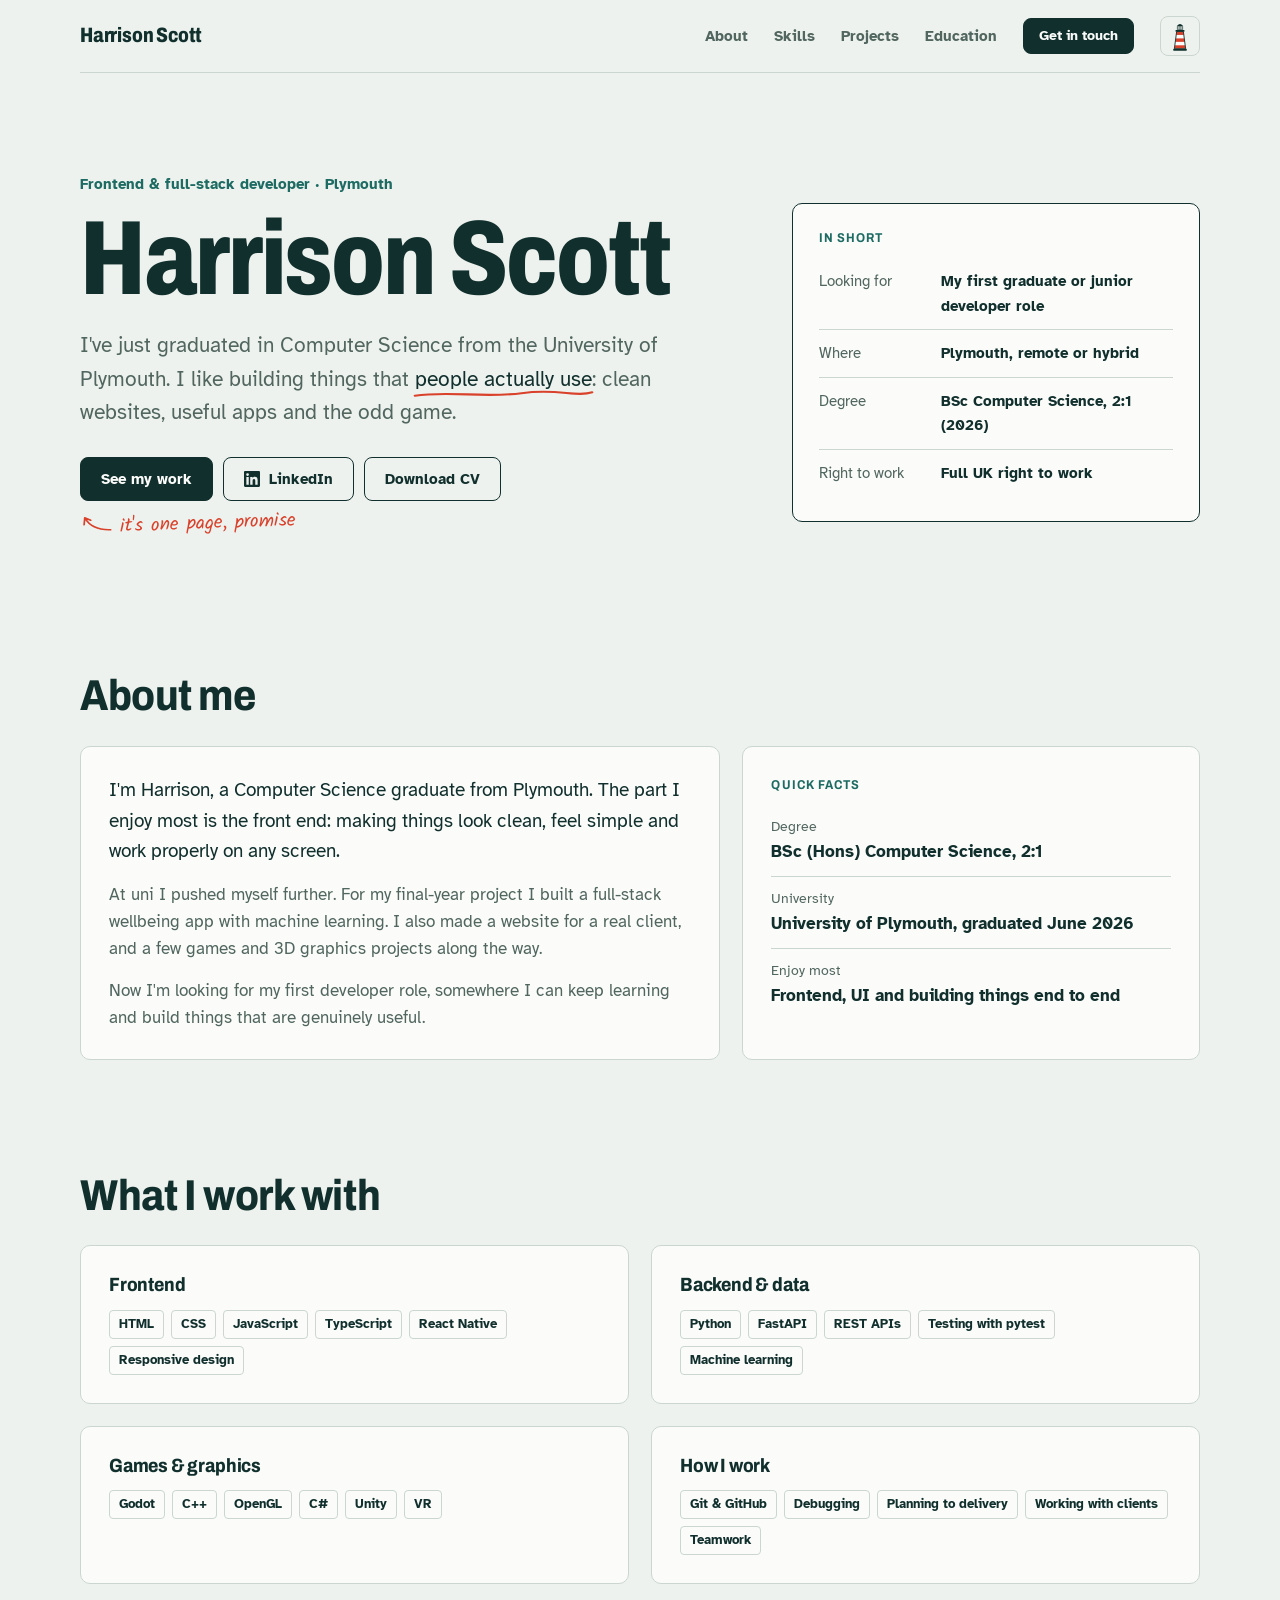
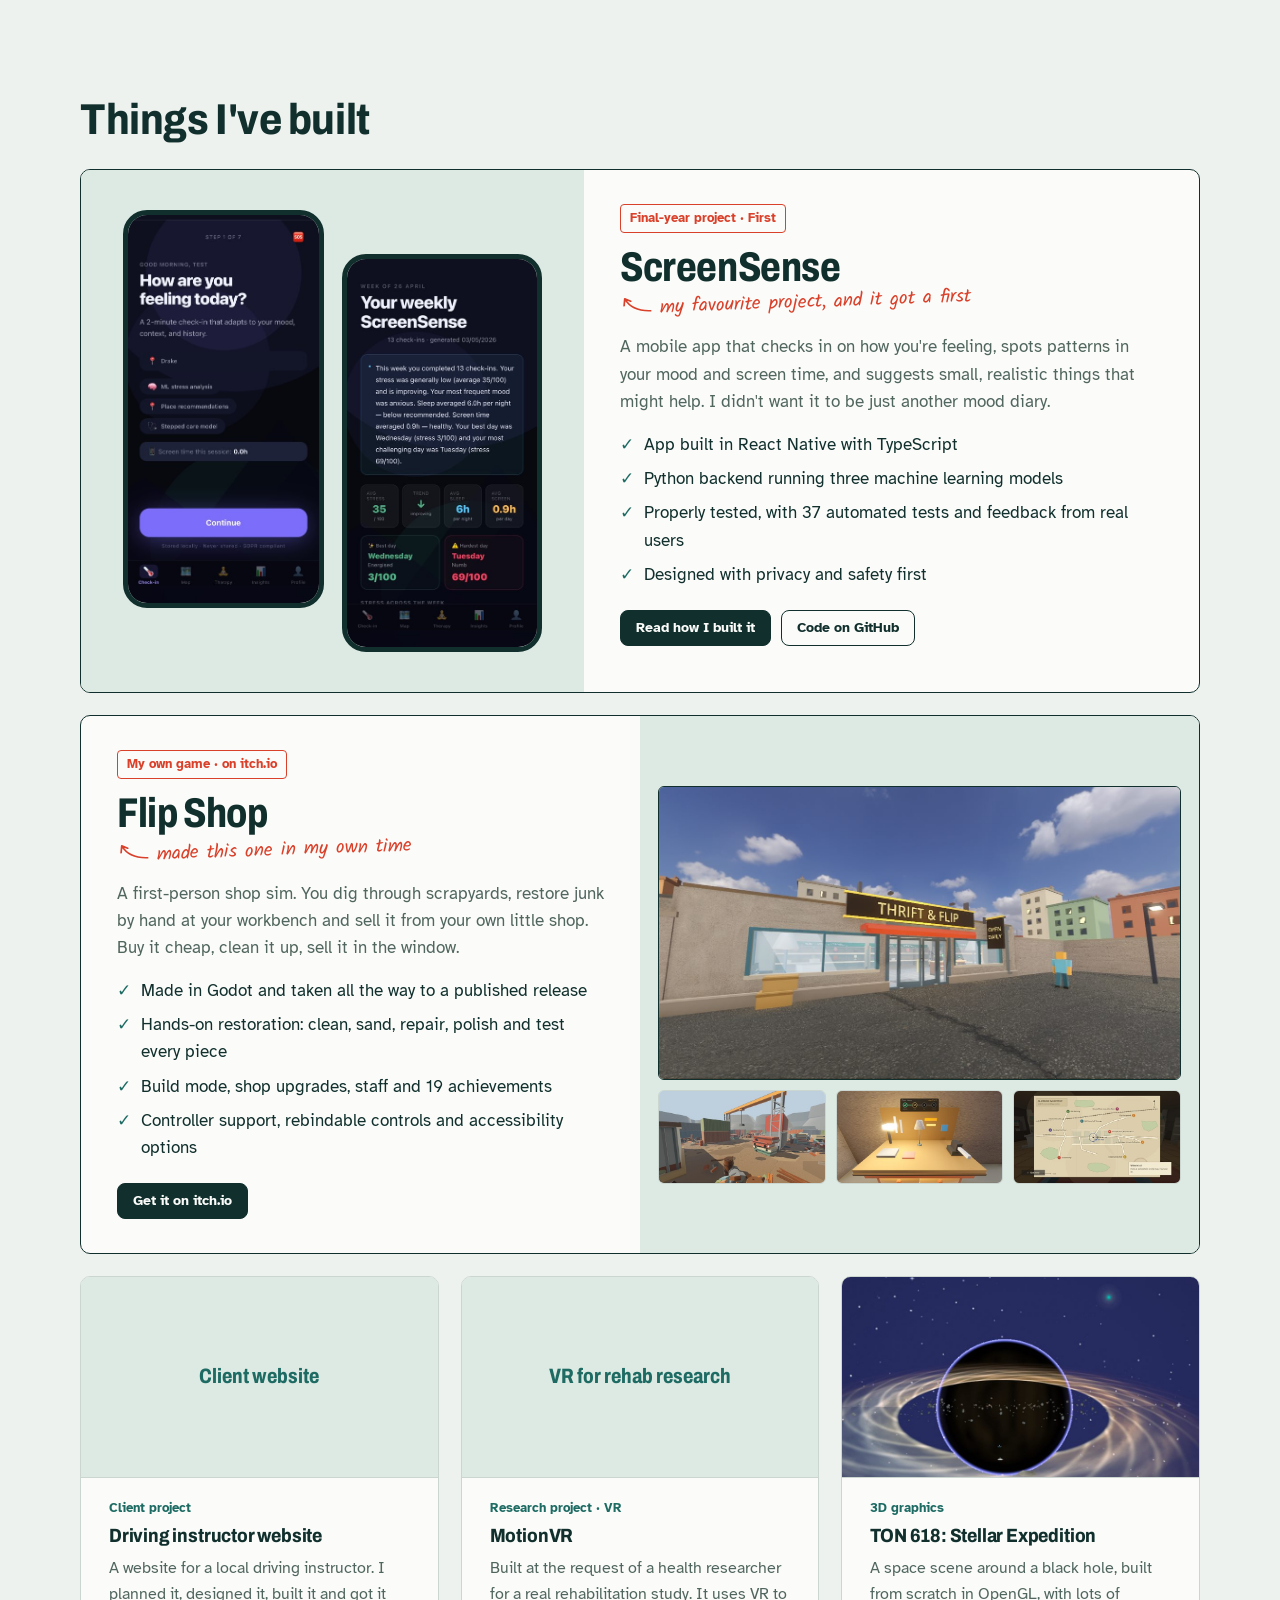
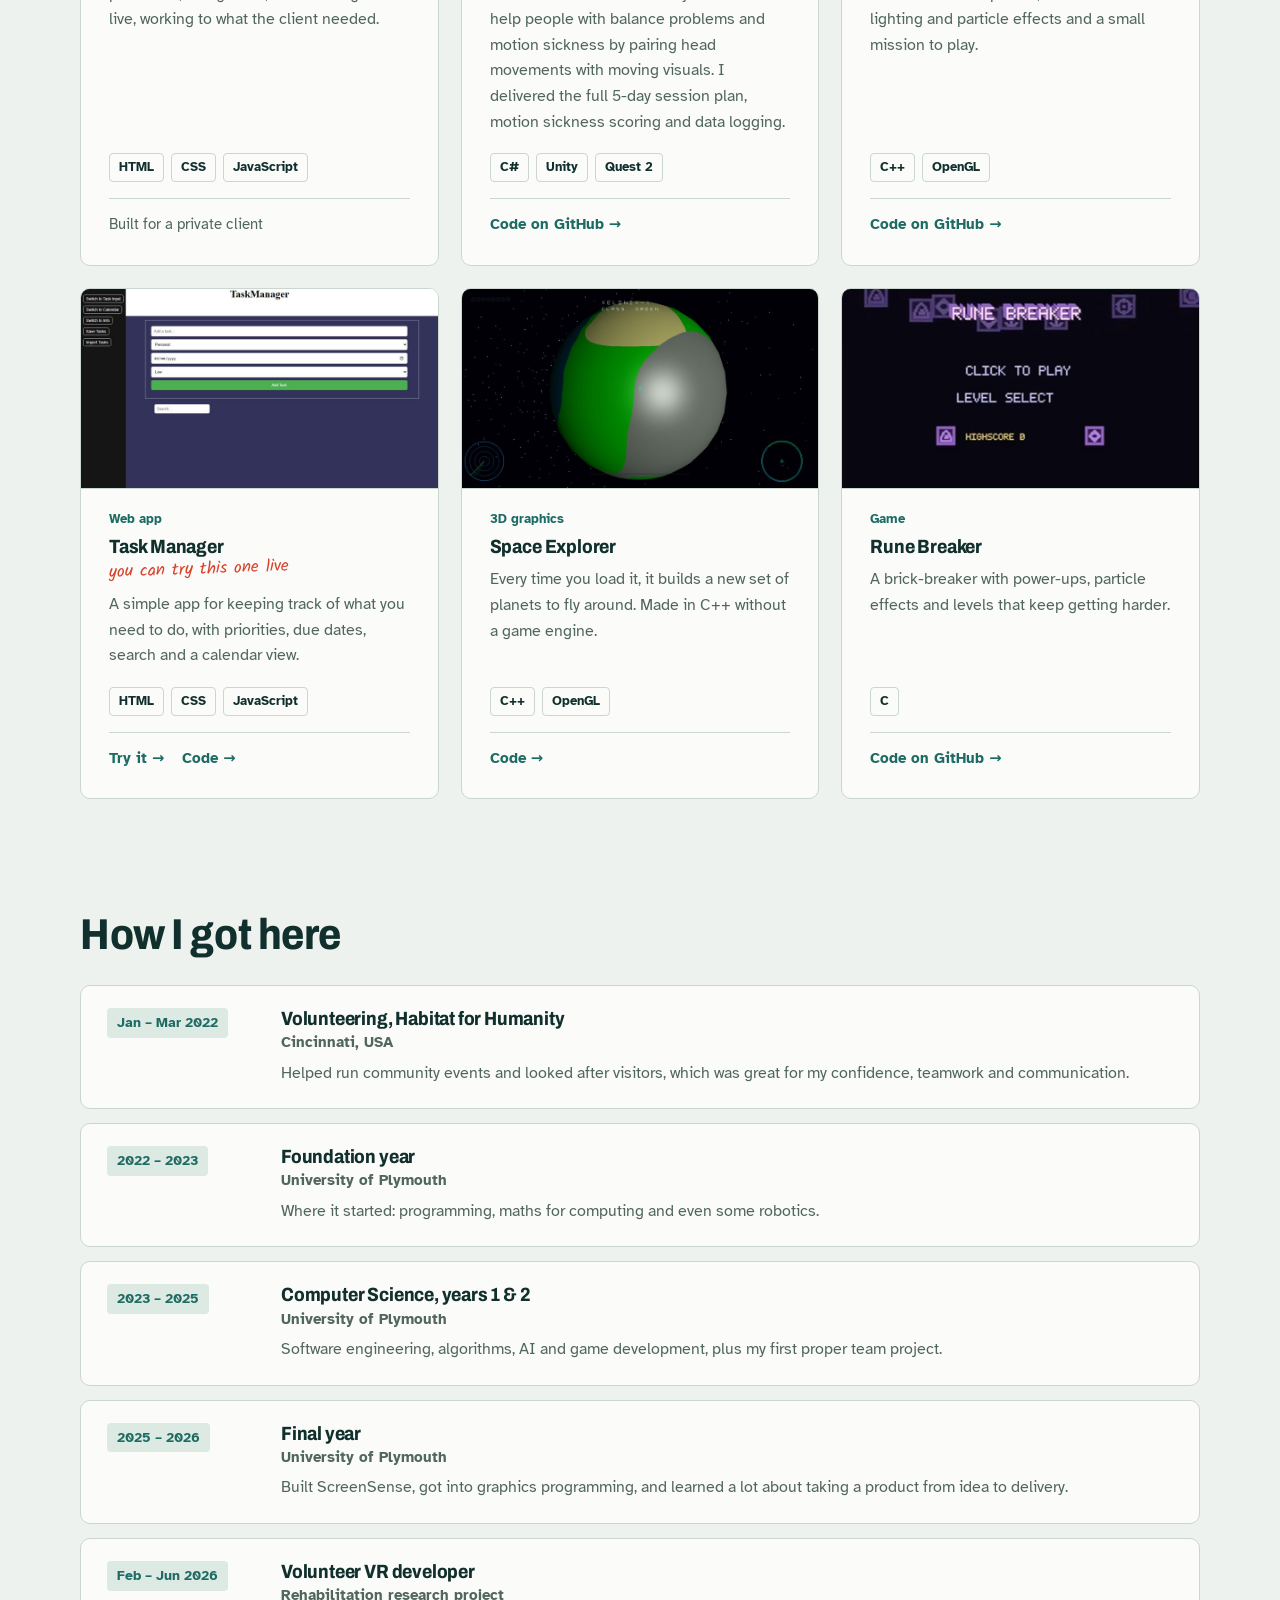
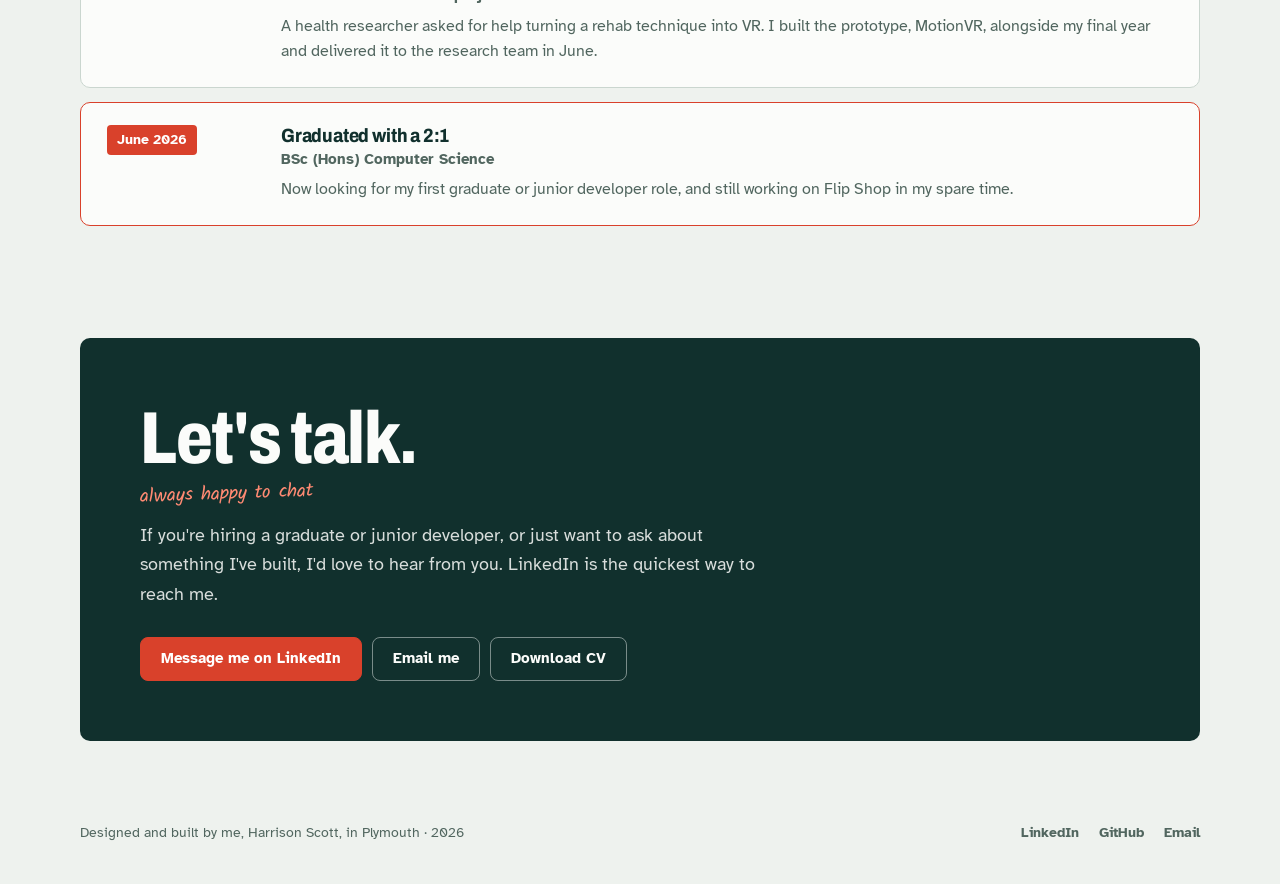
<file: index.html>
<!DOCTYPE html>
<html lang="en">
<head>
  <meta charset="UTF-8" />
  <meta name="viewport" content="width=device-width, initial-scale=1.0" />
  <title>Harrison Scott — Frontend &amp; Full-Stack Developer</title>
  <meta name="description" content="Harrison Scott: Computer Science graduate (2:1, University of Plymouth). I build clean websites, useful apps and the odd game. Open to graduate and junior developer roles." />
  <link rel="icon" href="favicon.svg" type="image/svg+xml" />
  <link rel="canonical" href="https://harrisonscott9970.github.io/" />
  <!-- Link preview for LinkedIn, Slack, etc. -->
  <meta property="og:type" content="website" />
  <meta property="og:url" content="https://harrisonscott9970.github.io/" />
  <meta property="og:title" content="Harrison Scott — Frontend & Full-Stack Developer" />
  <meta property="og:description" content="Computer Science graduate from Plymouth. I build clean websites, useful apps and the odd game. Open to graduate and junior developer roles." />
  <meta property="og:image" content="https://harrisonscott9970.github.io/og-image.png" />
  <meta property="og:image:width" content="1200" />
  <meta property="og:image:height" content="630" />
  <meta name="twitter:card" content="summary_large_image" />
  <meta name="author" content="Harrison Scott" />
  <link rel="preconnect" href="https://fonts.googleapis.com" />
  <link rel="preconnect" href="https://fonts.gstatic.com" crossorigin />
  <link href="https://fonts.googleapis.com/css2?family=Archivo:wdth,wght@62..125,400..900&family=Atkinson+Hyperlegible:wght@400;700&family=Kalam:wght@400;700&display=swap" rel="stylesheet" />
  <link rel="stylesheet" href="style.css" />
</head>
<body>
  <a href="#main" class="skip">Skip to content</a>

  <header class="nav">
    <a href="#top" class="logo">Harrison Scott</a>
    <button class="nav-toggle" aria-label="Open menu" aria-expanded="false" aria-controls="nav-links">
      <span></span><span></span>
    </button>
    <nav class="nav-links" id="nav-links">
      <a href="#about">About</a>
      <a href="#skills">Skills</a>
      <a href="#projects">Projects</a>
      <a href="#education">Education</a>
      <a href="#contact" class="btn btn-small">Get in touch</a>
      <button class="theme-toggle" type="button" aria-label="Switch between light and dark mode" title="Light or dark mode">
        <span class="beam" aria-hidden="true"></span>
        <svg class="lighthouse" viewBox="0 0 32 40" aria-hidden="true">
          <defs><clipPath id="tower-clip"><path d="M11.5 14 H20.5 L23.5 37 H8.5 Z" /></clipPath></defs>
          <path class="lh-dark" d="M12 6.5 Q16 1.5 20 6.5 Z" />
          <rect class="lantern" x="12.5" y="6.5" width="7" height="5.5" rx="0.8" />
          <path class="lh-bars" d="M14.8 6.5 V12 M17.2 6.5 V12" />
          <rect class="lh-dark" x="10" y="12" width="12" height="2.2" rx="0.6" />
          <g clip-path="url(#tower-clip)">
            <rect class="lh-white" x="6" y="14" width="20" height="24" />
            <rect class="lh-red" x="6" y="14" width="20" height="4.6" />
            <rect class="lh-red" x="6" y="23.2" width="20" height="4.6" />
            <rect class="lh-red" x="6" y="32.4" width="20" height="4.6" />
          </g>
          <path class="lh-outline" d="M11.5 14 H20.5 L23.5 37 H8.5 Z" />
          <rect class="lh-dark" x="7" y="37" width="18" height="2.5" rx="0.6" />
        </svg>
      </button>
    </nav>
  </header>

  <main id="main">
    <!-- HERO -->
    <section class="hero" id="top">
      <div class="hero-text">
        <p class="eyebrow">Frontend &amp; full-stack developer · Plymouth</p>
        <h1 class="hero-name">Harrison Scott</h1>
        <p class="hero-lead">
          I've just graduated in Computer Science from the University of Plymouth. I like building
          things that <span class="scribble">people actually use<svg viewBox="0 0 200 12" preserveAspectRatio="none" aria-hidden="true"><path d="M2 8 C 40 2, 80 11, 120 5 S 180 10, 198 4" /></svg></span>:
          clean websites, useful apps and the odd game.
        </p>
        <div class="actions">
          <a href="#projects" class="btn">See my work</a>
          <a href="#" class="btn btn-outline js-linkedin" target="_blank" rel="noopener">
            <svg width="16" height="16" viewBox="0 0 24 24" fill="currentColor" aria-hidden="true"><path d="M20.45 20.45h-3.56v-5.57c0-1.33-.02-3.04-1.85-3.04-1.85 0-2.14 1.45-2.14 2.94v5.67H9.34V9h3.42v1.56h.05c.48-.9 1.64-1.85 3.37-1.85 3.6 0 4.27 2.37 4.27 5.46v6.28zM5.34 7.43a2.06 2.06 0 1 1 0-4.13 2.06 2.06 0 0 1 0 4.13zM7.12 20.45H3.56V9h3.56v11.45zM22.22 0H1.77C.79 0 0 .77 0 1.73v20.54C0 23.23.79 24 1.77 24h20.45c.98 0 1.78-.77 1.78-1.73V1.73C24 .77 23.2 0 22.22 0z"/></svg>
            LinkedIn
          </a>
          <a href="Harrison-Scott-CV.pdf" class="btn btn-outline" download>Download CV</a>
        </div>
        <p class="annot annot-hero"><svg viewBox="0 0 40 24" aria-hidden="true"><path d="M36 20 C 24 20, 12 16, 6 5 M6 5 L5 13 M6 5 L13 8" /></svg>it's one page, promise</p>
      </div>

      <aside class="card profile">
        <p class="card-label">In short</p>
        <ul class="profile-list">
          <li><span>Looking for</span>My first graduate or junior developer role</li>
          <li><span>Where</span>Plymouth, remote or hybrid</li>
          <li><span>Degree</span>BSc Computer Science, 2:1 (2026)</li>
          <li><span>Right to work</span>Full UK right to work</li>
        </ul>
      </aside>
    </section>

    <!-- ABOUT -->
    <section id="about" class="section">
      <h2 class="section-title">About me</h2>
      <div class="about">
        <div class="card about-text">
          <p class="about-intro">
            I'm Harrison, a Computer Science graduate from Plymouth. The part I enjoy most is the front end:
            making things look clean, feel simple and work properly on any screen.
          </p>
          <p>
            At uni I pushed myself further. For my final-year project I built a full-stack wellbeing app with
            machine learning. I also made a website for a real client, and a few games and 3D graphics projects
            along the way.
          </p>
          <p>
            Now I'm looking for my first developer role, somewhere I can keep learning and build things that
            are genuinely useful.
          </p>
        </div>
        <div class="card facts">
          <p class="card-label">Quick facts</p>
          <dl>
            <div><dt>Degree</dt><dd>BSc (Hons) Computer Science, 2:1</dd></div>
            <div><dt>University</dt><dd>University of Plymouth, graduated June 2026</dd></div>
            <div><dt>Enjoy most</dt><dd>Frontend, UI and building things end to end</dd></div>
          </dl>
        </div>
      </div>
    </section>

    <!-- SKILLS -->
    <section id="skills" class="section">
      <h2 class="section-title">What I work with</h2>
      <div class="skills">
        <div class="card skill-group">
          <h3>Frontend</h3>
          <ul class="chips"><li>HTML</li><li>CSS</li><li>JavaScript</li><li>TypeScript</li><li>React Native</li><li>Responsive design</li></ul>
        </div>
        <div class="card skill-group">
          <h3>Backend &amp; data</h3>
          <ul class="chips"><li>Python</li><li>FastAPI</li><li>REST APIs</li><li>Testing with pytest</li><li>Machine learning</li></ul>
        </div>
        <div class="card skill-group">
          <h3>Games &amp; graphics</h3>
          <ul class="chips"><li>Godot</li><li>C++</li><li>OpenGL</li><li>C#</li><li>Unity</li><li>VR</li></ul>
        </div>
        <div class="card skill-group">
          <h3>How I work</h3>
          <ul class="chips"><li>Git &amp; GitHub</li><li>Debugging</li><li>Planning to delivery</li><li>Working with clients</li><li>Teamwork</li></ul>
        </div>
      </div>
    </section>

    <!-- PROJECTS -->
    <section id="projects" class="section">
      <h2 class="section-title">Things I've built</h2>

      <article class="card featured">
        <a class="featured-art shots" href="screensense.html" aria-label="Read the ScreenSense case study">
          <img class="app-shot" src="img/screensense/checkin.jpg" alt="ScreenSense check-in screen asking how are you feeling today" width="399" height="814" loading="lazy" />
          <img class="app-shot" src="img/screensense/weekly-summary.jpg" alt="ScreenSense weekly summary with stress, sleep and screen-time stats" width="420" height="857" loading="lazy" />
        </a>
        <div class="featured-body">
          <p class="badge">Final-year project · First</p>
          <h3>ScreenSense</h3>
          <p class="annot"><svg viewBox="0 0 40 24" aria-hidden="true"><path d="M36 20 C 24 20, 12 16, 6 5 M6 5 L5 13 M6 5 L13 8" /></svg>my favourite project, and it got a first</p>
          <p>
            A mobile app that checks in on how you're feeling, spots patterns in your mood and screen time,
            and suggests small, realistic things that might help. I didn't want it to be just another mood diary.
          </p>
          <ul class="points">
            <li>App built in React Native with TypeScript</li>
            <li>Python backend running three machine learning models</li>
            <li>Properly tested, with 37 automated tests and feedback from real users</li>
            <li>Designed with privacy and safety first</li>
          </ul>
          <div class="featured-actions">
            <a class="btn btn-small" href="screensense.html">Read how I built it</a>
            <a class="btn btn-small btn-outline" href="https://github.com/Harrisonscott9970/ScreenSense" target="_blank" rel="noopener">Code on GitHub</a>
          </div>
        </div>
      </article>

      <article class="card featured featured-game">
        <div class="featured-art game-shots">
          <a class="main" href="https://harrisonscott.itch.io/flip-shop" target="_blank" rel="noopener" aria-label="Flip Shop on itch.io">
            <img src="img/flip-shop/shopfront.jpg" alt="The Thrift &amp; Flip shopfront on a city street" width="1100" height="619" loading="lazy" />
          </a>
          <img src="img/flip-shop/scrapyard.jpg" alt="Scrapyard full of containers and junk to dig through" width="520" height="293" loading="lazy" />
          <img src="img/flip-shop/workbench.jpg" alt="Workbench restoring a floor lamp, with a clean, fix, oil, done progress tracker" width="520" height="293" loading="lazy" />
          <img src="img/flip-shop/map.jpg" alt="Hand-drawn style map of places to find stock" width="520" height="293" loading="lazy" />
        </div>
        <div class="featured-body">
          <p class="badge">My own game · on itch.io</p>
          <h3>Flip Shop</h3>
          <p class="annot"><svg viewBox="0 0 40 24" aria-hidden="true"><path d="M36 20 C 24 20, 12 16, 6 5 M6 5 L5 13 M6 5 L13 8" /></svg>made this one in my own time</p>
          <p>
            A first-person shop sim. You dig through scrapyards, restore junk by hand at your workbench and sell
            it from your own little shop. Buy it cheap, clean it up, sell it in the window.
          </p>
          <ul class="points">
            <li>Made in Godot and taken all the way to a published release</li>
            <li>Hands-on restoration: clean, sand, repair, polish and test every piece</li>
            <li>Build mode, shop upgrades, staff and 19 achievements</li>
            <li>Controller support, rebindable controls and accessibility options</li>
          </ul>
          <div class="featured-actions">
            <a class="btn btn-small" href="https://harrisonscott.itch.io/flip-shop" target="_blank" rel="noopener">Get it on itch.io</a>
          </div>
        </div>
      </article>

      <div class="projects">
        <article class="card project">
          <div class="project-thumb project-thumb-blank" aria-hidden="true"><span>Client website</span></div>
          <p class="kind">Client project</p>
          <h3>Driving instructor website</h3>
          <p class="desc">A website for a local driving instructor. I planned it, designed it, built it and got it live, working to what the client needed.</p>
          <ul class="chips"><li>HTML</li><li>CSS</li><li>JavaScript</li></ul>
          <p class="links"><span class="note">Built for a private client</span></p>
        </article>
        <article class="card project">
          <div class="project-thumb project-thumb-blank" aria-hidden="true"><span>VR for rehab research</span></div>
          <p class="kind">Research project · VR</p>
          <h3>MotionVR</h3>
          <p class="desc">Built at the request of a health researcher for a real rehabilitation study. It uses VR to help people with balance problems and motion sickness by pairing head movements with moving visuals. I delivered the full 5-day session plan, motion sickness scoring and data logging.</p>
          <ul class="chips"><li>C#</li><li>Unity</li><li>Quest 2</li></ul>
          <p class="links"><a href="https://github.com/Harrisonscott9970/MotionVR" target="_blank" rel="noopener">Code on GitHub →</a></p>
        </article>
        <article class="card project">
          <a class="project-thumb" href="https://github.com/Harrisonscott9970/OpenGl-BlackholeCW2" target="_blank" rel="noopener" aria-label="TON 618 on GitHub">
            <img src="img/ton618.jpg" alt="Black hole with a glowing accretion disk rendered in OpenGL" width="800" height="450" loading="lazy" />
          </a>
          <p class="kind">3D graphics</p>
          <h3>TON 618: Stellar Expedition</h3>
          <p class="desc">A space scene around a black hole, built from scratch in OpenGL, with lots of lighting and particle effects and a small mission to play.</p>
          <ul class="chips"><li>C++</li><li>OpenGL</li></ul>
          <p class="links"><a href="https://github.com/Harrisonscott9970/OpenGl-BlackholeCW2" target="_blank" rel="noopener">Code on GitHub →</a></p>
        </article>
        <article class="card project">
          <a class="project-thumb" href="projects/task-manager/" target="_blank" rel="noopener" aria-label="Try the Task Manager live demo">
            <img src="img/task-manager.jpg" alt="Task Manager app with a task form, category and priority selectors" width="800" height="450" loading="lazy" />
          </a>
          <p class="kind">Web app</p>
          <h3>Task Manager</h3>
          <p class="annot annot-small">you can try this one live</p>
          <p class="desc">A simple app for keeping track of what you need to do, with priorities, due dates, search and a calendar view.</p>
          <ul class="chips"><li>HTML</li><li>CSS</li><li>JavaScript</li></ul>
          <p class="links"><a href="projects/task-manager/" target="_blank" rel="noopener">Try it →</a><a href="https://github.com/Harrisonscott9970/Task-Manager" target="_blank" rel="noopener">Code →</a></p>
        </article>
        <article class="card project">
          <a class="project-thumb" href="https://github.com/Harrisonscott9970/Space-Explorer---Procedural-OpenGL-CW" target="_blank" rel="noopener" aria-label="Space Explorer on GitHub">
            <img src="img/space-explorer.jpg" alt="Procedurally generated planet with green and grey biomes in space" width="800" height="450" loading="lazy" />
          </a>
          <p class="kind">3D graphics</p>
          <h3>Space Explorer</h3>
          <p class="desc">Every time you load it, it builds a new set of planets to fly around. Made in C++ without a game engine.</p>
          <ul class="chips"><li>C++</li><li>OpenGL</li></ul>
          <p class="links"><a href="https://github.com/Harrisonscott9970/Space-Explorer---Procedural-OpenGL-CW" target="_blank" rel="noopener">Code →</a></p>
        </article>
        <article class="card project">
          <a class="project-thumb" href="https://github.com/Harrisonscott9970/RuneBreaker" target="_blank" rel="noopener" aria-label="Rune Breaker on GitHub">
            <img src="img/runebreaker.jpg" alt="Rune Breaker title screen with purple rune blocks and a click to play menu" width="800" height="450" loading="lazy" />
          </a>
          <p class="kind">Game</p>
          <h3>Rune Breaker</h3>
          <p class="desc">A brick-breaker with power-ups, particle effects and levels that keep getting harder.</p>
          <ul class="chips"><li>C</li></ul>
          <p class="links"><a href="https://github.com/Harrisonscott9970/RuneBreaker" target="_blank" rel="noopener">Code on GitHub →</a></p>
        </article>
      </div>
    </section>

    <!-- EDUCATION & EXPERIENCE -->
    <section id="education" class="section">
      <h2 class="section-title">How I got here</h2>
      <ol class="timeline">
        <li class="card">
          <p class="when">Jan – Mar 2022</p>
          <div><h3>Volunteering, Habitat for Humanity</h3><p class="where">Cincinnati, USA</p><p class="desc">Helped run community events and looked after visitors, which was great for my confidence, teamwork and communication.</p></div>
        </li>
        <li class="card">
          <p class="when">2022 – 2023</p>
          <div><h3>Foundation year</h3><p class="where">University of Plymouth</p><p class="desc">Where it started: programming, maths for computing and even some robotics.</p></div>
        </li>
        <li class="card">
          <p class="when">2023 – 2025</p>
          <div><h3>Computer Science, years 1 &amp; 2</h3><p class="where">University of Plymouth</p><p class="desc">Software engineering, algorithms, AI and game development, plus my first proper team project.</p></div>
        </li>
        <li class="card">
          <p class="when">2025 – 2026</p>
          <div><h3>Final year</h3><p class="where">University of Plymouth</p><p class="desc">Built ScreenSense, got into graphics programming, and learned a lot about taking a product from idea to delivery.</p></div>
        </li>
        <li class="card">
          <p class="when">Feb – Jun 2026</p>
          <div><h3>Volunteer VR developer</h3><p class="where">Rehabilitation research project</p><p class="desc">A health researcher asked for help turning a rehab technique into VR. I built the prototype, MotionVR, alongside my final year and delivered it to the research team in June.</p></div>
        </li>
        <li class="card is-now">
          <p class="when">June 2026</p>
          <div><h3>Graduated with a 2:1</h3><p class="where">BSc (Hons) Computer Science</p><p class="desc">Now looking for my first graduate or junior developer role, and still working on Flip Shop in my spare time.</p></div>
        </li>
      </ol>
    </section>

    <!-- CONTACT -->
    <section id="contact" class="section">
      <div class="contact-card">
        <h2 class="contact-title">Let's talk.</h2>
        <p class="annot annot-light">always happy to chat</p>
        <p class="contact-lead">
          If you're hiring a graduate or junior developer, or just want to ask about something I've built,
          I'd love to hear from you. LinkedIn is the quickest way to reach me.
        </p>
        <div class="actions">
          <a href="#" class="btn js-linkedin" target="_blank" rel="noopener">Message me on LinkedIn</a>
          <a href="mailto:harrisonscott9970@gmail.com" class="btn btn-outline">Email me</a>
          <a href="Harrison-Scott-CV.pdf" class="btn btn-outline" download>Download CV</a>
        </div>
      </div>
    </section>
  </main>

  <footer class="footer">
    <p>Designed and built by me, Harrison Scott, in Plymouth · <span id="year"></span></p>
    <div class="socials">
      <a href="#" class="js-linkedin" target="_blank" rel="noopener">LinkedIn</a>
      <a href="#" class="js-github" target="_blank" rel="noopener">GitHub</a>
      <a href="mailto:harrisonscott9970@gmail.com">Email</a>
    </div>
  </footer>

  <script src="script.js"></script>
</body>
</html>
</file>
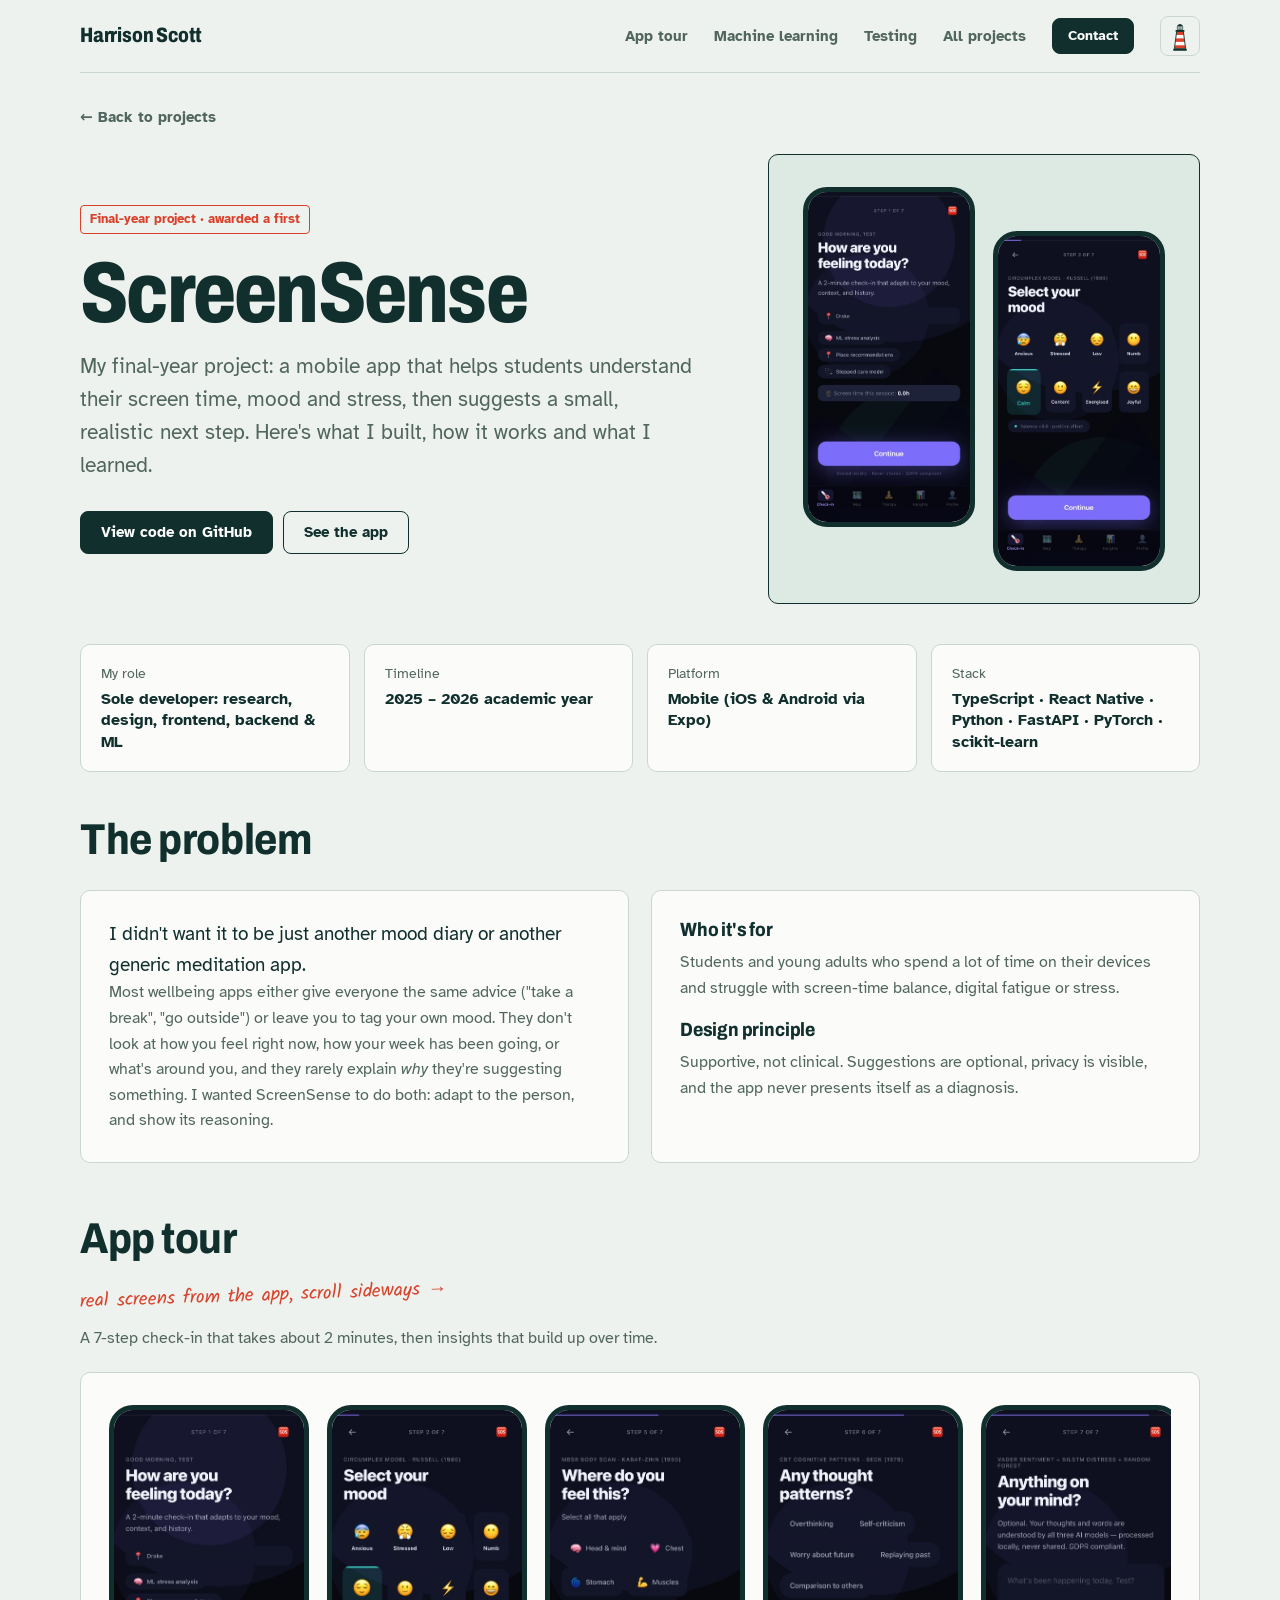
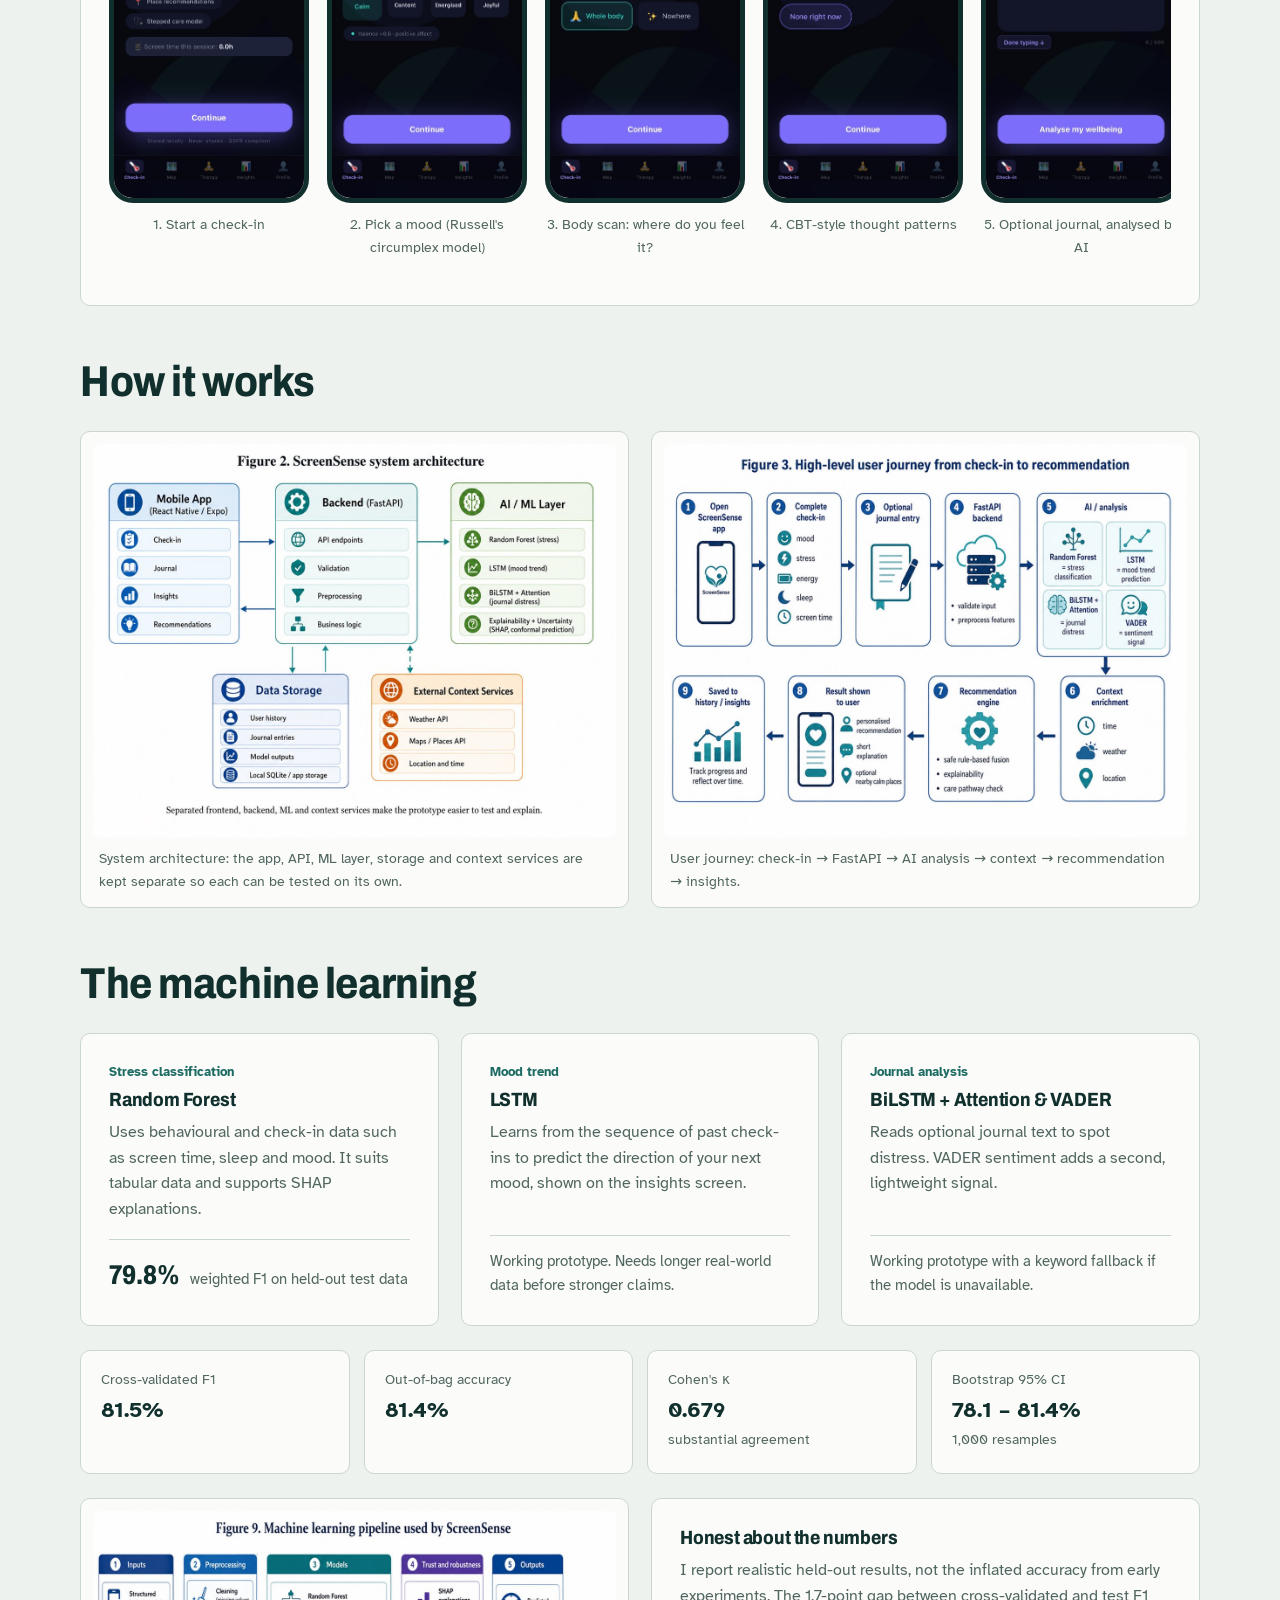
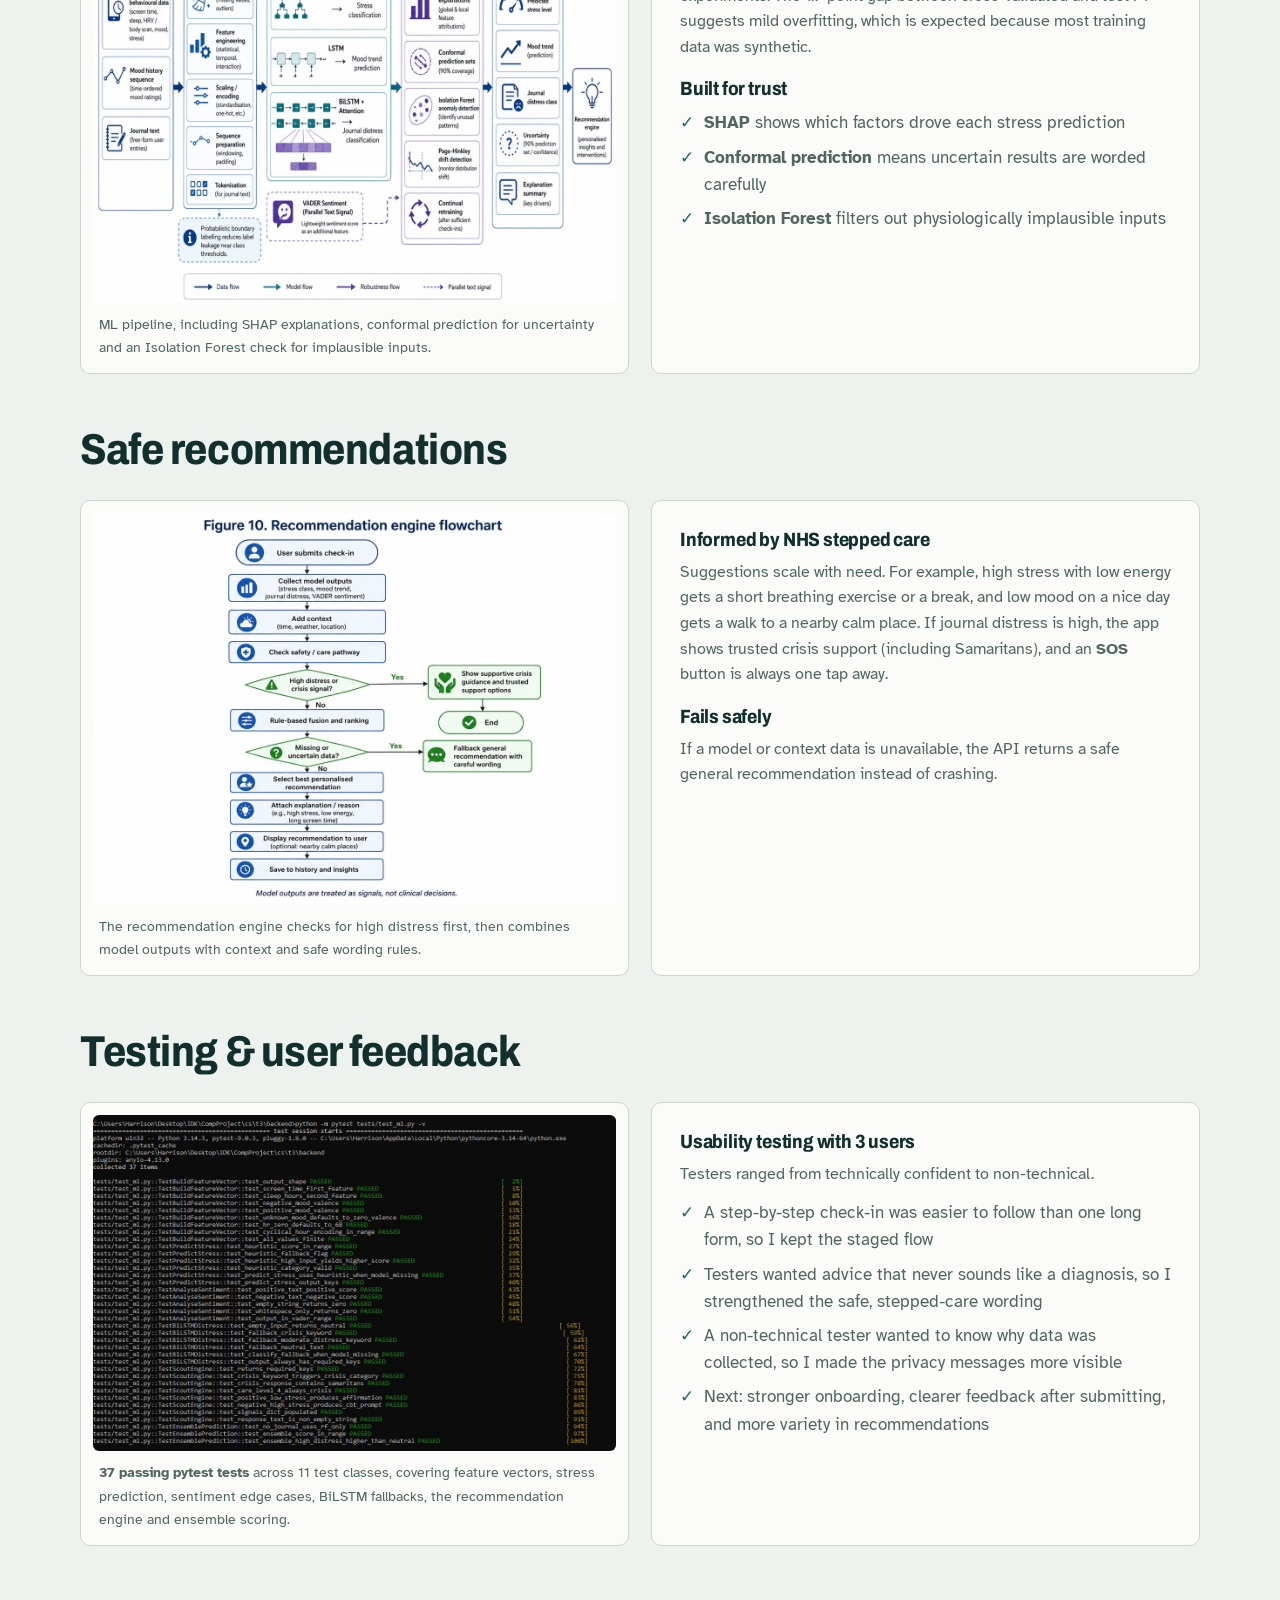
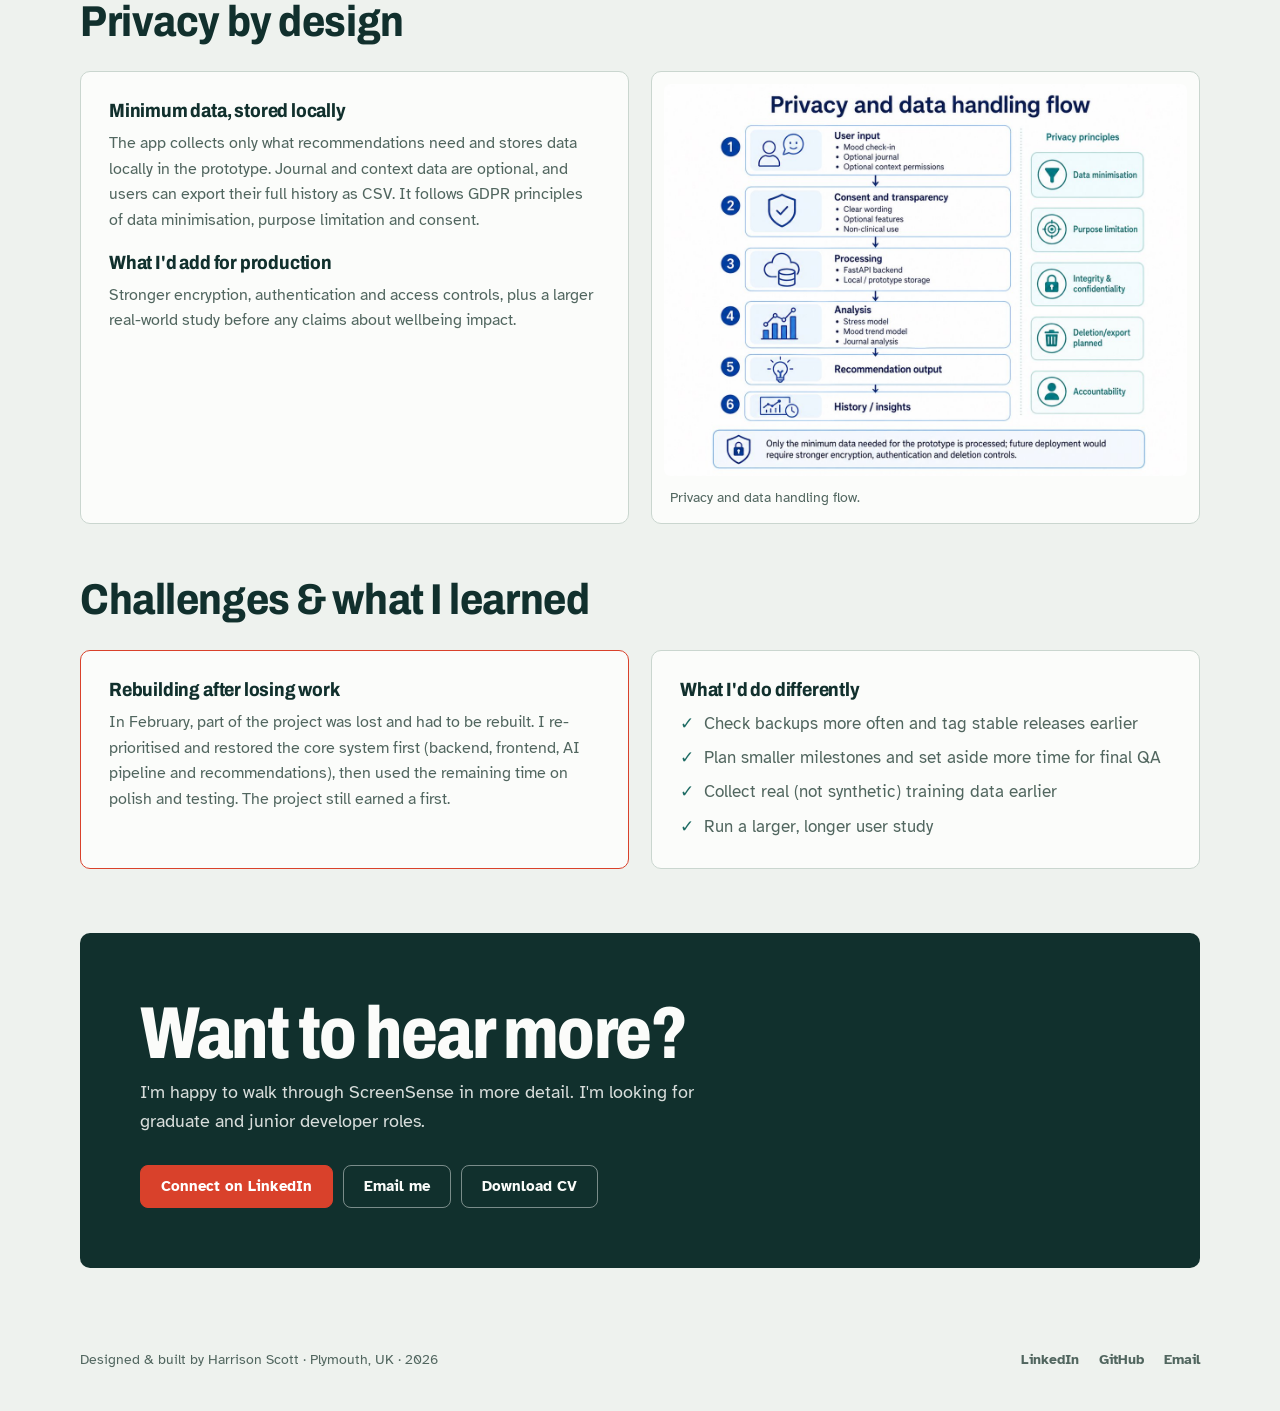
<file: screensense.html>
<!DOCTYPE html>
<html lang="en">
<head>
  <meta charset="UTF-8" />
  <meta name="viewport" content="width=device-width, initial-scale=1.0" />
  <title>ScreenSense case study — Harrison Scott</title>
  <meta name="description" content="Case study: ScreenSense, a full-stack digital wellbeing app with a React Native frontend, FastAPI backend and explainable machine learning. Final-year project by Harrison Scott, awarded a first." />
  <link rel="icon" href="favicon.svg" type="image/svg+xml" />
  <meta property="og:type" content="article" />
  <meta property="og:title" content="ScreenSense case study — Harrison Scott" />
  <meta property="og:description" content="How I built a full-stack wellbeing app with React Native, FastAPI and explainable machine learning." />
  <meta property="og:image" content="https://harrisonscott9970.github.io/og-image.png" />
  <link rel="preconnect" href="https://fonts.googleapis.com" />
  <link rel="preconnect" href="https://fonts.gstatic.com" crossorigin />
  <link href="https://fonts.googleapis.com/css2?family=Archivo:wdth,wght@62..125,400..900&family=Atkinson+Hyperlegible:wght@400;700&family=Kalam:wght@400;700&display=swap" rel="stylesheet" />
  <link rel="stylesheet" href="style.css" />
</head>
<body>
  <a href="#main" class="skip">Skip to content</a>

  <header class="nav">
    <a href="index.html" class="logo">Harrison Scott</a>
    <button class="nav-toggle" aria-label="Open menu" aria-expanded="false" aria-controls="nav-links">
      <span></span><span></span>
    </button>
    <nav class="nav-links" id="nav-links">
      <a href="#tour">App tour</a>
      <a href="#ml">Machine learning</a>
      <a href="#testing">Testing</a>
      <a href="index.html#projects">All projects</a>
      <a href="index.html#contact" class="btn btn-small">Contact</a>
      <button class="theme-toggle" type="button" aria-label="Switch between light and dark mode" title="Light or dark mode">
        <span class="beam" aria-hidden="true"></span>
        <svg class="lighthouse" viewBox="0 0 32 40" aria-hidden="true">
          <defs><clipPath id="tower-clip"><path d="M11.5 14 H20.5 L23.5 37 H8.5 Z" /></clipPath></defs>
          <path class="lh-dark" d="M12 6.5 Q16 1.5 20 6.5 Z" />
          <rect class="lantern" x="12.5" y="6.5" width="7" height="5.5" rx="0.8" />
          <path class="lh-bars" d="M14.8 6.5 V12 M17.2 6.5 V12" />
          <rect class="lh-dark" x="10" y="12" width="12" height="2.2" rx="0.6" />
          <g clip-path="url(#tower-clip)">
            <rect class="lh-white" x="6" y="14" width="20" height="24" />
            <rect class="lh-red" x="6" y="14" width="20" height="4.6" />
            <rect class="lh-red" x="6" y="23.2" width="20" height="4.6" />
            <rect class="lh-red" x="6" y="32.4" width="20" height="4.6" />
          </g>
          <path class="lh-outline" d="M11.5 14 H20.5 L23.5 37 H8.5 Z" />
          <rect class="lh-dark" x="7" y="37" width="18" height="2.5" rx="0.6" />
        </svg>
      </button>
    </nav>
  </header>

  <main id="main" class="case">
    <a href="index.html#projects" class="back">← Back to projects</a>

    <!-- INTRO -->
    <section class="case-hero">
      <div>
        <p class="badge">Final-year project · awarded a first</p>
        <h1 class="case-title">ScreenSense</h1>
        <p class="hero-lead">
          My final-year project: a mobile app that helps students understand their screen time, mood and stress,
          then suggests a small, realistic next step. Here's what I built, how it works and what I learned.
        </p>
        <div class="actions">
          <a class="btn" href="https://github.com/Harrisonscott9970/ScreenSense" target="_blank" rel="noopener">View code on GitHub</a>
          <a class="btn btn-outline" href="#tour">See the app</a>
        </div>
      </div>
      <div class="card case-art">
        <div class="shots">
          <img class="app-shot" src="img/screensense/checkin.jpg" alt="Check-in screen: How are you feeling today? Step 1 of 7" width="399" height="814" />
          <img class="app-shot" src="img/screensense/mood.jpg" alt="Mood selection screen based on Russell's circumplex model" width="399" height="814" />
        </div>
      </div>
    </section>

    <!-- AT A GLANCE -->
    <ul class="glance">
      <li class="card"><span>My role</span><strong>Sole developer: research, design, frontend, backend &amp; ML</strong></li>
      <li class="card"><span>Timeline</span><strong>2025 – 2026 academic year</strong></li>
      <li class="card"><span>Platform</span><strong>Mobile (iOS &amp; Android via Expo)</strong></li>
      <li class="card"><span>Stack</span><strong>TypeScript · React Native · Python · FastAPI · PyTorch · scikit-learn</strong></li>
    </ul>

    <!-- PROBLEM -->
    <section class="case-section">
      <h2 class="section-title">The problem</h2>
      <div class="case-grid">
        <div class="card">
          <p class="about-intro">I didn't want it to be just another mood diary or another generic meditation app.</p>
          <p class="desc">
            Most wellbeing apps either give everyone the same advice ("take a break", "go outside") or leave you
            to tag your own mood. They don't look at how you feel right now, how your week has been going, or what's
            around you, and they rarely explain <em>why</em> they're suggesting something. I wanted ScreenSense to
            do both: adapt to the person, and show its reasoning.
          </p>
        </div>
        <div class="card">
          <h3>Who it's for</h3>
          <p class="desc">Students and young adults who spend a lot of time on their devices and struggle with screen-time balance, digital fatigue or stress.</p>
          <h3 style="margin-top:18px">Design principle</h3>
          <p class="desc">Supportive, not clinical. Suggestions are optional, privacy is visible, and the app never presents itself as a diagnosis.</p>
        </div>
      </div>
    </section>

    <!-- APP TOUR -->
    <section class="case-section" id="tour">
      <h2 class="section-title">App tour</h2>
      <p class="annot" style="margin-top:-14px">real screens from the app, scroll sideways →</p>
      <p class="desc" style="margin:0 0 20px">A 7-step check-in that takes about 2 minutes, then insights that build up over time.</p>
      <div class="card">
        <div class="gallery" tabindex="0" aria-label="ScreenSense screenshots">
          <figure><img class="app-shot" src="img/screensense/checkin.jpg" alt="Check-in welcome screen" width="399" height="814" loading="lazy" /><figcaption>1. Start a check-in</figcaption></figure>
          <figure><img class="app-shot" src="img/screensense/mood.jpg" alt="Mood picker with options like calm, content, energised" width="399" height="814" loading="lazy" /><figcaption>2. Pick a mood (Russell's circumplex model)</figcaption></figure>
          <figure><img class="app-shot" src="img/screensense/body-scan.jpg" alt="Body scan: where do you feel this?" width="399" height="814" loading="lazy" /><figcaption>3. Body scan: where do you feel it?</figcaption></figure>
          <figure><img class="app-shot" src="img/screensense/thought-patterns.jpg" alt="CBT thought patterns selection" width="399" height="814" loading="lazy" /><figcaption>4. CBT-style thought patterns</figcaption></figure>
          <figure><img class="app-shot" src="img/screensense/journal.jpg" alt="Optional journal entry screen" width="399" height="814" loading="lazy" /><figcaption>5. Optional journal, analysed by AI</figcaption></figure>
          <figure><img class="app-shot" src="img/screensense/places-map.jpg" alt="Map of nearby calm places matched to mood" width="399" height="814" loading="lazy" /><figcaption>6. Places matched to your mood</figcaption></figure>
          <figure><img class="app-shot" src="img/screensense/weekly-summary.jpg" alt="Weekly summary with stress, sleep and screen time" width="420" height="857" loading="lazy" /><figcaption>7. Weekly summary</figcaption></figure>
          <figure><img class="app-shot" src="img/screensense/insights-trends.jpg" alt="Insights screen with LSTM next-mood prediction" width="399" height="814" loading="lazy" /><figcaption>8. Trends &amp; next-mood prediction</figcaption></figure>
        </div>
      </div>
    </section>

    <!-- ARCHITECTURE -->
    <section class="case-section">
      <h2 class="section-title">How it works</h2>
      <div class="case-grid">
        <figure class="card diagram">
          <img src="img/screensense/architecture.jpg" alt="System architecture: React Native app, FastAPI backend, ML layer, data storage and external context services" width="1200" height="900" loading="lazy" />
          <figcaption>System architecture: the app, API, ML layer, storage and context services are kept separate so each can be tested on its own.</figcaption>
        </figure>
        <figure class="card diagram">
          <img src="img/screensense/user-journey.jpg" alt="User journey from opening the app to a saved recommendation" width="1200" height="900" loading="lazy" />
          <figcaption>User journey: check-in → FastAPI → AI analysis → context → recommendation → insights.</figcaption>
        </figure>
      </div>
    </section>

    <!-- ML -->
    <section class="case-section" id="ml">
      <h2 class="section-title">The machine learning</h2>
      <div class="models">
        <div class="card model">
          <p class="kind">Stress classification</p>
          <h3>Random Forest</h3>
          <p class="desc">Uses behavioural and check-in data such as screen time, sleep and mood. It suits tabular data and supports SHAP explanations.</p>
          <p class="metric"><strong>79.8%</strong> weighted F1 on held-out test data</p>
        </div>
        <div class="card model">
          <p class="kind">Mood trend</p>
          <h3>LSTM</h3>
          <p class="desc">Learns from the sequence of past check-ins to predict the direction of your next mood, shown on the insights screen.</p>
          <p class="metric">Working prototype. Needs longer real-world data before stronger claims.</p>
        </div>
        <div class="card model">
          <p class="kind">Journal analysis</p>
          <h3>BiLSTM + Attention &amp; VADER</h3>
          <p class="desc">Reads optional journal text to spot distress. VADER sentiment adds a second, lightweight signal.</p>
          <p class="metric">Working prototype with a keyword fallback if the model is unavailable.</p>
        </div>
      </div>

      <ul class="glance" style="margin-top:24px">
        <li class="card"><span>Cross-validated F1</span><strong style="font-size:1.4rem">81.5%</strong></li>
        <li class="card"><span>Out-of-bag accuracy</span><strong style="font-size:1.4rem">81.4%</strong></li>
        <li class="card"><span>Cohen's κ</span><strong style="font-size:1.4rem">0.679</strong><span style="margin-top:4px">substantial agreement</span></li>
        <li class="card"><span>Bootstrap 95% CI</span><strong style="font-size:1.4rem">78.1 – 81.4%</strong><span style="margin-top:4px">1,000 resamples</span></li>
      </ul>

      <div class="case-grid" style="margin-top:24px">
        <figure class="card diagram">
          <img src="img/screensense/ml-pipeline.jpg" alt="Machine learning pipeline from inputs through preprocessing, models, trust and robustness checks to outputs" width="1200" height="900" loading="lazy" />
          <figcaption>ML pipeline, including SHAP explanations, conformal prediction for uncertainty and an Isolation Forest check for implausible inputs.</figcaption>
        </figure>
        <div class="card">
          <h3>Honest about the numbers</h3>
          <p class="desc">
            I report realistic held-out results, not the inflated accuracy from early experiments. The 1.7-point gap
            between cross-validated and test F1 suggests mild overfitting, which is expected because most training
            data was synthetic.
          </p>
          <h3 style="margin-top:18px">Built for trust</h3>
          <ul class="points">
            <li><strong>SHAP</strong> shows which factors drove each stress prediction</li>
            <li><strong>Conformal prediction</strong> means uncertain results are worded carefully</li>
            <li><strong>Isolation Forest</strong> filters out physiologically implausible inputs</li>
          </ul>
        </div>
      </div>
    </section>

    <!-- SAFETY -->
    <section class="case-section">
      <h2 class="section-title">Safe recommendations</h2>
      <div class="case-grid">
        <figure class="card diagram">
          <img src="img/screensense/recommendation-flow.jpg" alt="Recommendation engine flowchart with crisis check, rule-based fusion and fallback" width="1200" height="900" loading="lazy" />
          <figcaption>The recommendation engine checks for high distress first, then combines model outputs with context and safe wording rules.</figcaption>
        </figure>
        <div class="card">
          <h3>Informed by NHS stepped care</h3>
          <p class="desc">
            Suggestions scale with need. For example, high stress with low energy gets a short breathing exercise
            or a break, and low mood on a nice day gets a walk to a nearby calm place. If journal distress is high, the
            app shows trusted crisis support (including Samaritans), and an <strong>SOS</strong> button is always one tap away.
          </p>
          <h3 style="margin-top:18px">Fails safely</h3>
          <p class="desc">If a model or context data is unavailable, the API returns a safe general recommendation instead of crashing.</p>
        </div>
      </div>
    </section>

    <!-- TESTING -->
    <section class="case-section" id="testing">
      <h2 class="section-title">Testing &amp; user feedback</h2>
      <div class="case-grid">
        <figure class="card diagram">
          <img src="img/screensense/tests-passing.jpg" alt="Terminal output showing 37 pytest tests passing" width="1158" height="746" loading="lazy" />
          <figcaption><strong>37 passing pytest tests</strong> across 11 test classes, covering feature vectors, stress prediction, sentiment edge cases, BiLSTM fallbacks, the recommendation engine and ensemble scoring.</figcaption>
        </figure>
        <div class="card">
          <h3>Usability testing with 3 users</h3>
          <p class="desc" style="margin-bottom:12px">Testers ranged from technically confident to non-technical.</p>
          <ul class="points">
            <li>A step-by-step check-in was easier to follow than one long form, so I kept the staged flow</li>
            <li>Testers wanted advice that never sounds like a diagnosis, so I strengthened the safe, stepped-care wording</li>
            <li>A non-technical tester wanted to know why data was collected, so I made the privacy messages more visible</li>
            <li>Next: stronger onboarding, clearer feedback after submitting, and more variety in recommendations</li>
          </ul>
        </div>
      </div>
    </section>

    <!-- PRIVACY -->
    <section class="case-section">
      <h2 class="section-title">Privacy by design</h2>
      <div class="case-grid">
        <div class="card">
          <h3>Minimum data, stored locally</h3>
          <p class="desc">
            The app collects only what recommendations need and stores data locally in the prototype. Journal and
            context data are optional, and users can export their full history as CSV. It follows GDPR principles
            of data minimisation, purpose limitation and consent.
          </p>
          <h3 style="margin-top:18px">What I'd add for production</h3>
          <p class="desc">Stronger encryption, authentication and access controls, plus a larger real-world study before any claims about wellbeing impact.</p>
        </div>
        <figure class="card diagram">
          <img src="img/screensense/privacy-flow.jpg" alt="Privacy and data handling flow from user input to history" width="1200" height="900" loading="lazy" />
          <figcaption>Privacy and data handling flow.</figcaption>
        </figure>
      </div>
    </section>

    <!-- CHALLENGES -->
    <section class="case-section">
      <h2 class="section-title">Challenges &amp; what I learned</h2>
      <div class="case-grid">
        <div class="card highlight">
          <h3>Rebuilding after losing work</h3>
          <p class="desc">
            In February, part of the project was lost and had to be rebuilt. I re-prioritised and restored the
            core system first (backend, frontend, AI pipeline and recommendations), then used the remaining
            time on polish and testing. The project still earned a first.
          </p>
        </div>
        <div class="card">
          <h3>What I'd do differently</h3>
          <ul class="points">
            <li>Check backups more often and tag stable releases earlier</li>
            <li>Plan smaller milestones and set aside more time for final QA</li>
            <li>Collect real (not synthetic) training data earlier</li>
            <li>Run a larger, longer user study</li>
          </ul>
        </div>
      </div>
    </section>

    <section class="section">
      <div class="contact-card">
        <h2 class="contact-title">Want to hear more?</h2>
        <p class="contact-lead">I'm happy to walk through ScreenSense in more detail. I'm looking for graduate and junior developer roles.</p>
        <div class="actions">
          <a href="#" class="btn js-linkedin" target="_blank" rel="noopener">Connect on LinkedIn</a>
          <a href="mailto:harrisonscott9970@gmail.com" class="btn btn-outline">Email me</a>
          <a href="Harrison-Scott-CV.pdf" class="btn btn-outline" download>Download CV</a>
        </div>
      </div>
    </section>
  </main>

  <footer class="footer">
    <p>Designed &amp; built by Harrison Scott · Plymouth, UK · <span id="year"></span></p>
    <div class="socials">
      <a href="#" class="js-linkedin" target="_blank" rel="noopener">LinkedIn</a>
      <a href="#" class="js-github" target="_blank" rel="noopener">GitHub</a>
      <a href="mailto:harrisonscott9970@gmail.com">Email</a>
    </div>
  </footer>

  <script src="script.js"></script>
</body>
</html>
</file>
<file: style.css>
/* ==========================================================
   Harrison Scott — portfolio
   Palette: Plymouth harbour. Sea-mist paper, harbour-green ink,
   and Smeaton's Tower red for the handwritten notes.
   ========================================================== */

/* ---------- TOKENS ---------- */
:root {
  --paper: #eef2ee;
  --surface: #fbfcfa;
  --ink: #11302d;
  --muted: #51665f;
  --rule: #cad6cf;
  --sea: #1d6b63;
  --sea-soft: #dde9e3;
  --accent: #d9412b;
  --on-ink: #fbfcfa;

  --display: "Archivo", "Arial Narrow", system-ui, sans-serif;
  --body: "Atkinson Hyperlegible", system-ui, -apple-system, "Segoe UI", sans-serif;
  --hand: "Kalam", "Comic Sans MS", cursive;
  --radius: 10px;
  --gap: 22px;
  --max: 1120px;
  color-scheme: light;
}
@media (prefers-color-scheme: dark) {
  :root:not([data-theme="light"]) {
    --paper: #0c1d1b; --surface: #122a27; --ink: #e6eeea; --muted: #9bb0a9; --rule: #23413c;
    --sea: #72c3b6; --sea-soft: #17342f; --accent: #ff6d52; --on-ink: #0c1d1b;
    color-scheme: dark;
  }
}
:root[data-theme="dark"] {
  --paper: #0c1d1b; --surface: #122a27; --ink: #e6eeea; --muted: #9bb0a9; --rule: #23413c;
  --sea: #72c3b6; --sea-soft: #17342f; --accent: #ff6d52; --on-ink: #0c1d1b;
  color-scheme: dark;
}

/* ---------- BASE ---------- */
* { box-sizing: border-box; margin: 0; padding: 0; }
html { scroll-behavior: smooth; scroll-padding-top: 80px; }
body {
  font-family: var(--body);
  font-size: 1.0625rem;
  line-height: 1.6;
  background: var(--paper);
  color: var(--ink);
  padding-inline: clamp(16px, 4vw, 40px);
  -webkit-font-smoothing: antialiased;
}
a { color: inherit; }
ul, ol { list-style: none; }
:focus-visible { outline: 2.5px solid var(--accent); outline-offset: 3px; border-radius: 4px; }
.skip { position: absolute; left: -999px; top: 8px; }
.skip:focus { left: 16px; background: var(--surface); padding: 8px 12px; z-index: 100; }

h1, h2, h3 {
  font-family: var(--display); font-weight: 750; font-stretch: 88%;
  letter-spacing: -0.01em; line-height: 1.1;
}
.eyebrow { font-weight: 700; font-size: .95rem; color: var(--sea); margin-bottom: 14px; }
.card-label {
  font-family: var(--display); font-weight: 700; font-stretch: 88%;
  font-size: .8rem; letter-spacing: .08em; text-transform: uppercase; color: var(--sea); margin-bottom: 10px;
}

/* The one box style used everywhere: crisp border, no shadow */
.card {
  background: var(--surface);
  border: 1.5px solid var(--rule);
  border-radius: var(--radius);
  padding: 28px;
}

/* ---------- HANDWRITTEN NOTES (the signature) ---------- */
.annot {
  font-family: var(--hand); font-weight: 400; font-size: 1.2rem; line-height: 1.2;
  color: var(--accent);
  display: inline-flex; align-items: flex-start; gap: 6px;
  transform: rotate(-2deg); transform-origin: left center;
  margin-block: 2px 12px;
}
.annot svg { flex: none; width: 34px; height: 22px; fill: none; stroke: currentColor; stroke-width: 2; stroke-linecap: round; stroke-linejoin: round; margin-top: -4px; }
.annot-small { font-size: 1.08rem; margin-block: -4px 8px; }
.annot-hero { margin-top: 16px; }
.scribble { position: relative; white-space: nowrap; color: var(--ink); }
.scribble svg {
  position: absolute; left: -2px; right: -2px; bottom: -7px; width: calc(100% + 4px); height: 10px;
  fill: none; stroke: var(--accent); stroke-width: 2.5; stroke-linecap: round;
}

/* ---------- NAV ---------- */
.nav {
  position: sticky; top: 0; z-index: 40;
  max-width: var(--max); margin: 0 auto;
  display: flex; align-items: center; justify-content: space-between;
  padding-block: 16px;
  background: color-mix(in srgb, var(--paper) 92%, transparent);
  border-bottom: 1.5px solid var(--rule);
  backdrop-filter: blur(8px);
}
.logo {
  font-family: var(--display); font-weight: 800; font-stretch: 80%;
  font-size: 1.3rem; letter-spacing: -0.01em; text-decoration: none;
}
.nav-links { display: flex; align-items: center; gap: 26px; font-size: .95rem; }
.nav-links a:not(.btn) { text-decoration: none; color: var(--muted); font-weight: 700; }
.nav-links a:not(.btn):hover { color: var(--ink); }
/* Theme toggle: Smeaton's Tower. Click and the lantern sweeps a beam round */
.theme-toggle {
  position: relative; width: 40px; height: 40px; padding: 0; border-radius: 8px; cursor: pointer;
  display: grid; place-items: center; overflow: visible;
  background: transparent; border: 1.5px solid var(--rule);
}
.theme-toggle:hover { border-color: var(--ink); }
.lighthouse { position: relative; z-index: 1; display: block; width: 24px; height: 30px; }
.lh-dark { fill: var(--ink); }
.lh-bars { fill: none; stroke: var(--ink); stroke-width: .9; }
.lh-outline { fill: none; stroke: var(--ink); stroke-width: 1.2; stroke-linejoin: round; }
.lh-white { fill: #fbfcfa; }
.lh-red { fill: #d9412b; }
.lantern { fill: #e3eae5; stroke: var(--ink); stroke-width: .9; transition: fill .3s ease; }
.theme-toggle.flash .lantern { fill: #ffd23f; }
.beam {
  position: absolute; left: 50%; top: 29%; width: 300px; height: 300px; border-radius: 50%;
  pointer-events: none; opacity: 0; transform: translate(-50%, -50%);
  background: conic-gradient(
    rgba(255, 210, 63, 0) 0deg, rgba(255, 210, 63, .85) 14deg, rgba(255, 210, 63, 0) 30deg,
    rgba(255, 210, 63, 0) 180deg, rgba(255, 210, 63, .85) 194deg, rgba(255, 210, 63, 0) 210deg,
    rgba(255, 210, 63, 0) 360deg);
  -webkit-mask-image: radial-gradient(circle, #000 6%, rgba(0, 0, 0, .55) 38%, transparent 70%);
  mask-image: radial-gradient(circle, #000 6%, rgba(0, 0, 0, .55) 38%, transparent 70%);
}
.theme-toggle.flash .beam { animation: sweep 1.1s ease-in-out; }
@keyframes sweep {
  0%   { opacity: 0; transform: translate(-50%, -50%) rotate(0deg); }
  15%  { opacity: 1; }
  80%  { opacity: 1; }
  100% { opacity: 0; transform: translate(-50%, -50%) rotate(540deg); }
}
/* The light stays on at night */
:root[data-theme="dark"] .lantern { fill: #ffd23f; filter: drop-shadow(0 0 3px #ffd23f); }
@media (prefers-color-scheme: dark) {
  :root:not([data-theme="light"]) .lantern { fill: #ffd23f; filter: drop-shadow(0 0 3px #ffd23f); }
}
.nav-toggle { display: none; width: 40px; height: 40px; background: none; border: 0; cursor: pointer; position: relative; }
.nav-toggle span { position: absolute; left: 9px; right: 9px; height: 2px; background: var(--ink); transition: transform .25s; }
.nav-toggle span:first-child { top: 15px; }
.nav-toggle span:last-child { top: 23px; }
.nav-toggle[aria-expanded="true"] span:first-child { transform: translateY(4px) rotate(45deg); }
.nav-toggle[aria-expanded="true"] span:last-child { transform: translateY(-4px) rotate(-45deg); }

/* ---------- BUTTONS ---------- */
.btn {
  display: inline-flex; align-items: center; justify-content: center; gap: 9px;
  padding: 13px 20px; border-radius: 8px;
  font: 700 .95rem/1 var(--body); text-decoration: none;
  background: var(--ink); color: var(--on-ink); border: 1.5px solid var(--ink);
  transition: background-color .15s ease, border-color .15s ease, color .15s ease;
}
.btn:hover { background: var(--sea); border-color: var(--sea); }
.btn-outline { background: transparent; color: var(--ink); border-color: var(--ink); }
.btn-outline:hover { background: var(--ink); color: var(--on-ink); border-color: var(--ink); }
.btn-small { padding: 10px 15px; font-size: .875rem; }
.actions { display: flex; flex-wrap: wrap; gap: 10px; }

/* Tags: squared, outlined */
.chips { display: flex; flex-wrap: wrap; gap: 7px; }
.chips li {
  font-size: .82rem; font-weight: 700; padding: 3px 9px; border-radius: 4px;
  border: 1.5px solid var(--rule); color: var(--ink);
}

/* ---------- HERO ---------- */
.hero {
  max-width: var(--max); margin: 0 auto;
  display: grid; grid-template-columns: 1.3fr .8fr; gap: 48px; align-items: center;
  padding-block: clamp(56px, 11vh, 120px) 64px;
}
.hero-name {
  font-weight: 800; font-stretch: 78%;
  font-size: clamp(3.2rem, 8.5vw, 6.6rem);
  line-height: .92; letter-spacing: -0.02em;
  margin-bottom: 22px;
}
.hero-lead { font-size: clamp(1.1rem, 1.8vw, 1.3rem); max-width: 44ch; color: var(--muted); margin-bottom: 28px; }

/* Profile card */
.profile { padding: 24px 26px; border-color: var(--ink); }
.profile-list li {
  display: grid; grid-template-columns: 110px 1fr; gap: 12px;
  padding-block: 11px; border-top: 1.5px solid var(--rule); font-weight: 700; font-size: .96rem;
}
.profile-list li:first-child { border-top: 0; }
.profile-list span { color: var(--muted); font-weight: 400; }

/* ---------- SECTIONS ---------- */
.section { max-width: var(--max); margin: 0 auto; padding-block: 56px; }
.section-title { font-size: clamp(1.9rem, 3.8vw, 2.7rem); margin-bottom: 26px; }
.card h3 { font-size: 1.2rem; margin-bottom: 10px; }
.desc { color: var(--muted); font-size: 1rem; }

/* About */
.about { display: grid; grid-template-columns: 1.4fr 1fr; gap: var(--gap); }
.about-intro { font-size: 1.2rem; color: var(--ink) !important; }
.about-text p { color: var(--muted); }
.about-text p + p { margin-top: 14px; }
.facts dl div { padding-block: 11px; border-top: 1.5px solid var(--rule); }
.facts dl div:first-child { border-top: 0; }
.facts dt { font-size: .85rem; color: var(--muted); }
.facts dd { font-weight: 700; }

/* Skills */
.skills { display: grid; grid-template-columns: repeat(2, 1fr); gap: var(--gap); }
.skill-group h3 { margin-bottom: 14px; }

/* Featured project */
.featured { display: grid; grid-template-columns: .9fr 1.1fr; padding: 0; overflow: hidden; margin-bottom: var(--gap); border-color: var(--ink); }
.featured-art { display: grid; place-items: center; padding: 40px 24px; background: var(--sea-soft); }
.featured-body { padding: 34px 36px; display: flex; flex-direction: column; align-items: flex-start; }
.featured-body h3 { font-size: clamp(1.9rem, 3.4vw, 2.6rem); font-stretch: 80%; margin-bottom: 6px; }
.featured-body > p:not(.badge):not(.annot) { color: var(--muted); }
.badge {
  font-size: .8rem; font-weight: 700; color: var(--accent); margin-bottom: 12px;
  border: 1.5px solid currentColor; padding: 3px 9px; border-radius: 4px;
}
.points { margin-block: 16px 22px; display: grid; gap: 7px; }
.points li { position: relative; padding-left: 24px; }
.points li::before { content: "✓"; position: absolute; left: 0; color: var(--sea); font-weight: 700; }
.featured-actions { display: flex; flex-wrap: wrap; gap: 10px; }

/* Second featured card: Flip Shop (image gallery on the right) */
.featured-game { grid-template-columns: 1fr 1fr; }
.featured-game .featured-art {
  order: 2; padding: 18px; align-content: center; place-items: stretch;
  display: grid; grid-template-columns: repeat(3, 1fr); gap: 10px;
}
.game-shots img { width: 100%; height: auto; aspect-ratio: 16 / 9; object-fit: cover; display: block; border-radius: 6px; border: 1.5px solid var(--rule); }
.game-shots .main { grid-column: 1 / -1; display: block; }
.game-shots .main img { border-color: var(--ink); }

/* Real app screenshots */
.shots { display: flex; justify-content: center; align-items: flex-start; gap: 18px; text-decoration: none; }
.app-shot {
  display: block; width: min(44%, 210px); height: auto;
  border-radius: 24px; border: 5px solid #11302d; background: #11302d;
}
.shots .app-shot + .app-shot { margin-top: 44px; }

/* Project grid */
.projects { display: grid; grid-template-columns: repeat(3, 1fr); gap: var(--gap); }
.project { display: flex; flex-direction: column; transition: border-color .2s ease; }
.project:hover { border-color: var(--ink); }
.kind { font-size: .82rem; font-weight: 700; color: var(--sea); margin-bottom: 6px; }
.project .desc { margin-bottom: 18px; }
.project .chips { margin-top: auto; }
.links { display: flex; flex-wrap: wrap; gap: 18px; margin-top: 16px; padding-top: 14px; border-top: 1.5px solid var(--rule); }
.links a { font-weight: 700; font-size: .92rem; color: var(--sea); text-decoration: none; }
.links a:hover { text-decoration: underline; text-underline-offset: 3px; }
.links .note { font-size: .92rem; color: var(--muted); }
.project-thumb {
  display: block; margin: -28px -28px 20px; aspect-ratio: 16 / 9; overflow: hidden;
  border-radius: calc(var(--radius) - 1.5px) calc(var(--radius) - 1.5px) 0 0;
  border-bottom: 1.5px solid var(--rule); background: var(--sea-soft); position: relative;
}
.project-thumb img { width: 100%; height: 100%; object-fit: cover; display: block; }
.play {
  position: absolute; inset: 0; margin: auto; width: 52px; height: 52px; border-radius: 50%;
  background: rgba(17, 48, 45, .78); color: #fff; display: grid; place-items: center; font-size: 1rem; padding-left: 3px;
}
.project-thumb-blank { display: grid; place-items: center; }
.thumb-video { display: flex; flex-direction: column; align-items: center; justify-content: center; gap: 12px; text-decoration: none; }
.thumb-video .play { position: static; margin: 0; }
.project-thumb-blank span:not(.play) {
  font-family: var(--display); font-weight: 750; font-stretch: 80%; font-size: 1.3rem; color: var(--sea);
}

/* Timeline */
.timeline { display: grid; gap: 14px; }
.timeline li { display: grid; grid-template-columns: 150px 1fr; gap: 24px; align-items: start; padding: 22px 26px; }
.when {
  font-size: .85rem; font-weight: 700; color: var(--sea);
  background: var(--sea-soft); border-radius: 4px; padding: 4px 10px; width: fit-content;
}
.timeline h3 { margin-bottom: 2px; }
.where { font-size: .92rem; color: var(--muted); font-weight: 700; margin-bottom: 6px; }
.timeline li.is-now { border-color: var(--accent); }
.timeline li.is-now .when { background: var(--accent); color: #fff; }

/* Contact */
.contact-card {
  background: var(--ink); color: var(--on-ink);
  border-radius: var(--radius); padding: clamp(32px, 6vw, 60px);
}
.contact-title { font-size: clamp(2.6rem, 7vw, 4.6rem); font-weight: 800; font-stretch: 78%; letter-spacing: -0.02em; margin-bottom: 4px; }
.annot-light { color: #ff8a73; }
.contact-lead { font-size: 1.15rem; opacity: .85; max-width: 52ch; margin-bottom: 28px; }
.contact-card .btn { background: var(--accent); border-color: var(--accent); color: #fff; }
.contact-card .btn:hover { filter: brightness(1.08); }
.contact-card .btn-outline { background: transparent; color: var(--on-ink); border-color: color-mix(in srgb, var(--on-ink) 45%, transparent); }
.contact-card .btn-outline:hover { border-color: var(--on-ink); filter: none; }

/* Footer */
.footer {
  max-width: var(--max); margin: 0 auto; padding-block: 24px 40px;
  display: flex; flex-wrap: wrap; justify-content: space-between; gap: 12px;
  font-size: .9rem; color: var(--muted);
}
.socials { display: flex; gap: 20px; }
.socials a { text-decoration: none; font-weight: 700; }
.socials a:hover { color: var(--accent); }

/* ---------- CASE STUDY PAGE ---------- */
.case { max-width: var(--max); margin: 0 auto; }
.back { display: inline-block; margin-top: 32px; font-weight: 700; font-size: .95rem; color: var(--muted); text-decoration: none; }
.back:hover { color: var(--accent); }
.case-hero { display: grid; grid-template-columns: 1.2fr .8fr; gap: 40px; align-items: center; padding-block: 24px 40px; }
.case-hero .badge { display: inline-block; }
.case-title { font-weight: 800; font-stretch: 78%; font-size: clamp(3rem, 7vw, 5.4rem); letter-spacing: -0.02em; line-height: .95; margin-block: 6px 16px; }
.case-art { display: grid; place-items: center; padding: 32px 20px; background: var(--sea-soft); border-color: var(--ink); }
.glance { display: grid; grid-template-columns: repeat(4, 1fr); gap: 14px; }
.glance li { padding: 18px 20px; }
.glance span { display: block; font-size: .85rem; color: var(--muted); margin-bottom: 4px; }
.glance strong { font-weight: 700; font-size: 1rem; line-height: 1.35; display: block; }
.case-section { padding-block: 44px 8px; }
.case-grid { display: grid; grid-template-columns: repeat(2, 1fr); gap: var(--gap); }
.models { display: grid; grid-template-columns: repeat(3, 1fr); gap: var(--gap); }
.model { display: flex; flex-direction: column; }
.model .desc { margin-bottom: 16px; }
.metric { margin-top: auto; padding-top: 14px; border-top: 1.5px solid var(--rule); color: var(--muted); font-size: .92rem; }
.metric strong { font-family: var(--display); font-weight: 800; font-stretch: 80%; font-size: 1.7rem; color: var(--ink); margin-right: 6px; }
.footnote { margin-top: 14px; font-size: .88rem; color: var(--muted); }
.card.highlight { border-color: var(--accent); }
.case-grid .points { margin-block: 4px 0; color: var(--muted); }
.gallery { display: flex; gap: 18px; overflow-x: auto; padding: 4px 4px 18px; scroll-snap-type: x mandatory; }
.gallery figure { flex: 0 0 200px; scroll-snap-align: start; }
.gallery .app-shot { width: 100%; }
.gallery figcaption { font-size: .9rem; color: var(--muted); margin-top: 10px; text-align: center; }
.diagram { padding: 12px; }
.diagram img { width: 100%; height: auto; display: block; border-radius: 6px; }
.diagram figcaption { font-size: .9rem; color: var(--muted); padding: 10px 6px 2px; }

/* ---------- RESPONSIVE ---------- */
@media (max-width: 960px) {
  .hero { grid-template-columns: 1fr; gap: 32px; }
  .profile { max-width: 520px; }
  .about, .featured { grid-template-columns: 1fr; }
  .featured-game .featured-art { order: 0; }
  .projects { grid-template-columns: 1fr 1fr; }
}
@media (max-width: 680px) {
  .nav-toggle { display: block; }
  .nav-links {
    position: absolute; top: 100%; left: 0; right: 0;
    flex-direction: column; align-items: stretch; gap: 4px; padding: 12px 0 16px;
    background: var(--paper); border-bottom: 1.5px solid var(--rule);
    opacity: 0; visibility: hidden; transform: translateY(-6px); transition: opacity .2s, transform .2s, visibility .2s;
  }
  .nav-links a:not(.btn) { padding: 10px 4px; }
  .nav-links .theme-toggle { width: 100%; }
  .nav-links.open { opacity: 1; visibility: visible; transform: none; }
  .skills, .projects { grid-template-columns: 1fr; }
  .card { padding: 22px; }
  .featured { padding: 0; }
  .featured-body { padding: 24px 22px 28px; }
  .project-thumb { margin: -22px -22px 18px; }
  .timeline li { grid-template-columns: 1fr; gap: 10px; padding: 20px 22px; }
  .profile-list li { grid-template-columns: 1fr; gap: 2px; }
  .section { padding-block: 40px; }
  .hero { padding-block: 40px 28px; }
  .case-hero, .case-grid, .models { grid-template-columns: 1fr; }
  .glance { grid-template-columns: 1fr 1fr; }
}
@media (prefers-reduced-motion: reduce) {
  *, *::before, *::after { transition: none !important; scroll-behavior: auto !important; }
  .theme-toggle.flash .beam { animation: none; }
}
</file>
